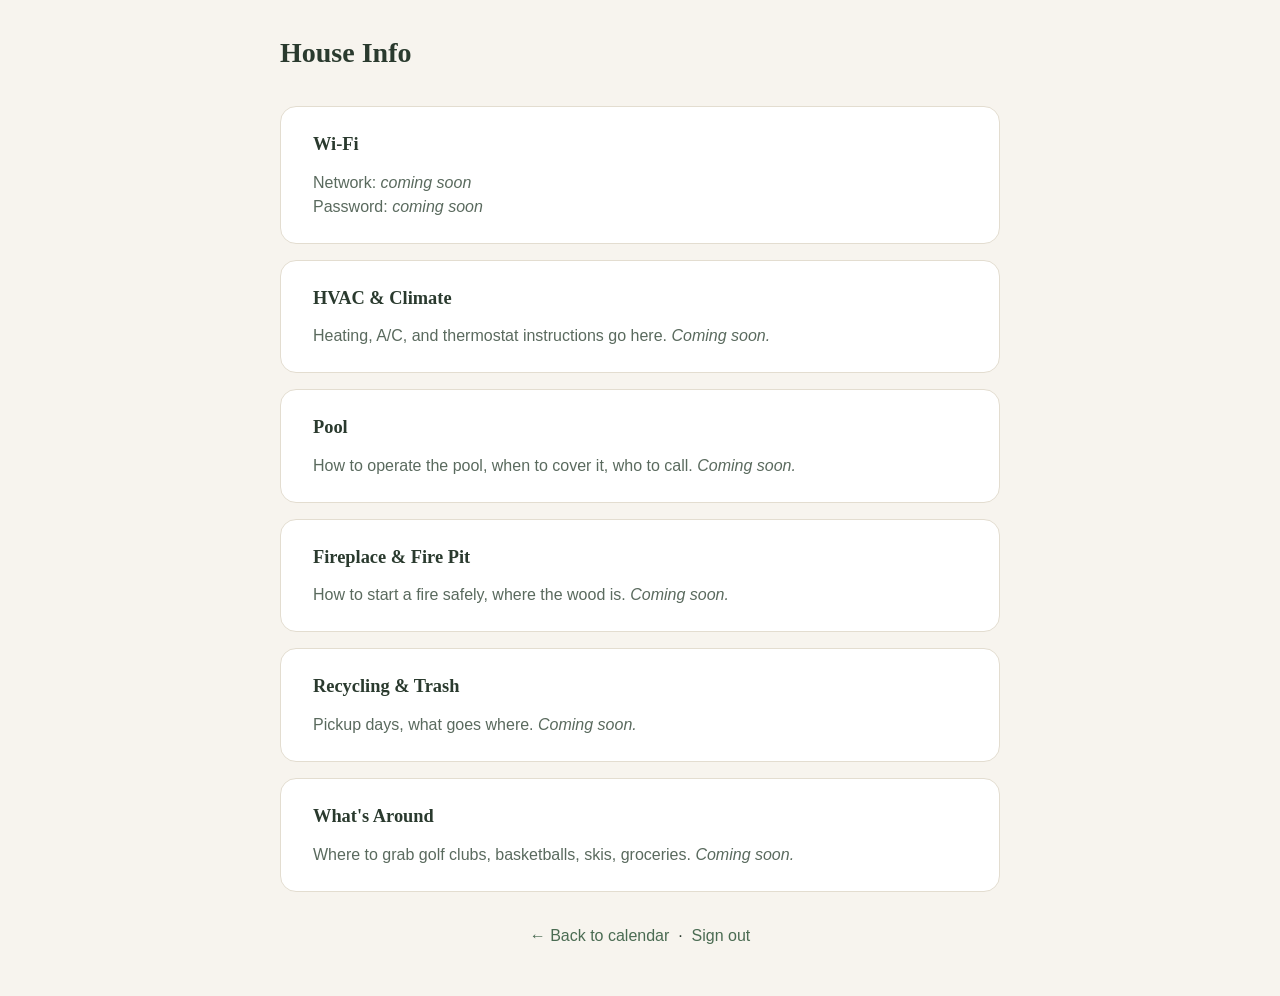
<file: house.html>
<!DOCTYPE html>
<html lang="en">
<head>
  <meta charset="UTF-8" />
  <meta name="viewport" content="width=device-width, initial-scale=1.0" />
  <title>House Info · Breeden Point</title>
  <link rel="stylesheet" href="style.css" />
</head>
<body class="calendar-body">
  <div class="calendar-container" style="max-width: 720px;">

    <header class="calendar-header">
      <h1>House Info</h1>
    </header>

    <section class="coming-soon">
      <h3>Wi-Fi</h3>
      <p style="color: var(--color-ink-soft); margin: 0;">
        Network: <em>coming soon</em><br />
        Password: <em>coming soon</em>
      </p>
    </section>

    <section class="coming-soon" style="margin-top: 1rem;">
      <h3>HVAC &amp; Climate</h3>
      <p style="color: var(--color-ink-soft); margin: 0;">
        Heating, A/C, and thermostat instructions go here. <em>Coming soon.</em>
      </p>
    </section>

    <section class="coming-soon" style="margin-top: 1rem;">
      <h3>Pool</h3>
      <p style="color: var(--color-ink-soft); margin: 0;">
        How to operate the pool, when to cover it, who to call. <em>Coming soon.</em>
      </p>
    </section>

    <section class="coming-soon" style="margin-top: 1rem;">
      <h3>Fireplace &amp; Fire Pit</h3>
      <p style="color: var(--color-ink-soft); margin: 0;">
        How to start a fire safely, where the wood is. <em>Coming soon.</em>
      </p>
    </section>

    <section class="coming-soon" style="margin-top: 1rem;">
      <h3>Recycling &amp; Trash</h3>
      <p style="color: var(--color-ink-soft); margin: 0;">
        Pickup days, what goes where. <em>Coming soon.</em>
      </p>
    </section>

    <section class="coming-soon" style="margin-top: 1rem;">
      <h3>What's Around</h3>
      <p style="color: var(--color-ink-soft); margin: 0;">
        Where to grab golf clubs, basketballs, skis, groceries. <em>Coming soon.</em>
      </p>
    </section>

    <p style="margin-top: 2rem; text-align: center;">
      <a href="calendar.html">← Back to calendar</a>
      &nbsp;·&nbsp;
      <a href="index.html">Sign out</a>
    </p>
  </div>
</body>
</html>
</file>
<file: style.css>
/* ============================================
   Breeden Point — base styles
   ============================================ */

:root {
  --color-bg: #f7f4ee;
  --color-surface: #ffffff;
  --color-ink: #2a3a2e;
  --color-ink-soft: #5a6a5e;
  --color-accent: #4a6b52;
  --color-accent-dark: #2f4836;
  --color-warning: #c47a3a;
  --color-danger: #b14a3a;
  --color-border: #e3ddd0;
  --color-shadow: rgba(42, 58, 46, 0.08);
  --radius: 10px;
  --radius-lg: 16px;
  --font-display: Georgia, "Times New Roman", serif;
  --font-body: -apple-system, BlinkMacSystemFont, "Segoe UI", Roboto, sans-serif;
}

* { box-sizing: border-box; }

body {
  margin: 0;
  font-family: var(--font-body);
  color: var(--color-ink);
  background: var(--color-bg);
  line-height: 1.5;
}

h1, h2, h3 {
  font-family: var(--font-display);
  color: var(--color-ink);
  margin: 0 0 0.5rem 0;
  font-weight: 600;
}

a { color: var(--color-accent); text-decoration: none; }
a:hover { text-decoration: underline; }
button { font-family: var(--font-body); cursor: pointer; }

/* ============================================
   Landing page
   ============================================ */

.landing-body {
  min-height: 100vh;
  display: flex;
  justify-content: center;
  padding: 2rem 1rem;
}

.landing-container {
  width: 100%;
  max-width: 720px;
  display: flex;
  flex-direction: column;
  gap: 2rem;
}

.landing-header { text-align: center; }

.site-title {
  font-size: 2.75rem;
  letter-spacing: -0.02em;
  margin-bottom: 0.25rem;
}

.site-tagline {
  color: var(--color-ink-soft);
  font-size: 1.05rem;
  margin: 0;
  font-style: italic;
}

/* Hero / photo */
.hero { width: 100%; }

.hero-image {
  width: 100%;
  max-height: 45vh;
  object-fit: cover;
  object-position: center;
  border-radius: var(--radius-lg);
  display: block;
  border: 1px solid var(--color-border);
  box-shadow: 0 4px 16px var(--color-shadow);
}

.hero-image-placeholder {
  width: 100%;
  aspect-ratio: 16 / 9;
  background: linear-gradient(135deg, #c8d4c0 0%, #8fa491 100%);
  border-radius: var(--radius-lg);
  display: flex;
  align-items: center;
  justify-content: center;
  color: rgba(255,255,255,0.85);
  font-style: italic;
  border: 1px solid var(--color-border);
}

/* Gate */
.gate {
  background: var(--color-surface);
  padding: 2rem;
  border-radius: var(--radius-lg);
  border: 1px solid var(--color-border);
  box-shadow: 0 2px 8px var(--color-shadow);
  text-align: center;
}

.gate h2 { font-size: 1.5rem; margin-bottom: 0.5rem; }
.gate-help { color: var(--color-ink-soft); font-size: 0.95rem; margin: 0 0 1.25rem 0; }

.gate-form { display: flex; gap: 0.5rem; justify-content: center; flex-wrap: wrap; }

.gate-form input {
  font-size: 1.5rem;
  padding: 0.75rem 1rem;
  width: 160px;
  text-align: center;
  letter-spacing: 0.5em;
  border: 2px solid var(--color-border);
  border-radius: var(--radius);
  background: var(--color-bg);
  color: var(--color-ink);
  font-family: var(--font-body);
}

.gate-form input:focus { outline: none; border-color: var(--color-accent); }

.gate-form button {
  background: var(--color-accent);
  color: white;
  border: none;
  padding: 0.75rem 1.75rem;
  font-size: 1rem;
  font-weight: 600;
  border-radius: var(--radius);
  transition: background 0.15s ease;
}

.gate-form button:hover { background: var(--color-accent-dark); }

.gate-error { margin-top: 1rem; color: var(--color-warning); font-size: 0.95rem; font-weight: 500; }

/* Coming soon */
.coming-soon {
  background: var(--color-surface);
  padding: 1.5rem 2rem;
  border-radius: var(--radius-lg);
  border: 1px solid var(--color-border);
}

.coming-soon h3 { font-size: 1.15rem; margin-bottom: 0.75rem; }
.feature-list { list-style: none; padding: 0; margin: 0; }
.feature-list li { padding: 0.5rem 0; border-bottom: 1px solid var(--color-border); color: var(--color-ink-soft); }
.feature-list li:last-child { border-bottom: none; }
.feature-list strong { color: var(--color-ink); }

.landing-footer { text-align: center; color: var(--color-ink-soft); margin-top: 1rem; }

/* ============================================
   Calendar page
   ============================================ */

.calendar-body { min-height: 100vh; padding: 2rem 1rem; }

.calendar-container { max-width: 1100px; margin: 0 auto; }

.calendar-header {
  display: flex;
  justify-content: space-between;
  align-items: center;
  margin-bottom: 2rem;
  flex-wrap: wrap;
  gap: 1rem;
}

.calendar-header h1 { font-size: 1.75rem; margin: 0; }

.month-nav { display: flex; align-items: center; gap: 1rem; }

.month-nav button {
  background: var(--color-surface);
  border: 1px solid var(--color-border);
  color: var(--color-ink);
  width: 36px;
  height: 36px;
  border-radius: 50%;
  font-size: 1.25rem;
  display: flex;
  align-items: center;
  justify-content: center;
}

.month-nav button:hover { background: var(--color-accent); color: white; border-color: var(--color-accent); }

#month-label {
  font-family: var(--font-display);
  font-size: 1.35rem;
  min-width: 200px;
  text-align: center;
  font-weight: 600;
}

/* Calendar grid */
.calendar-grid {
  display: grid;
  grid-template-columns: repeat(7, 1fr);
  gap: 4px;
  background: var(--color-border);
  border: 1px solid var(--color-border);
  border-radius: var(--radius);
  overflow: hidden;
}

.day-name {
  background: var(--color-ink);
  color: white;
  padding: 0.5rem;
  text-align: center;
  font-size: 0.85rem;
  font-weight: 600;
  text-transform: uppercase;
  letter-spacing: 0.05em;
}

.day-cell {
  background: var(--color-surface);
  min-height: 90px;
  padding: 0.5rem;
  cursor: pointer;
  display: flex;
  flex-direction: column;
  gap: 0.25rem;
  transition: background 0.1s ease;
  position: relative;
}

.day-cell:hover { background: #f0ebe0; }
.day-cell.empty { background: transparent; cursor: default; }
.day-cell.empty:hover { background: transparent; }

.day-number { font-size: 0.9rem; font-weight: 600; color: var(--color-ink); }
.day-cell.weekend .day-number { color: var(--color-accent); }
.day-cell.today { outline: 2px solid var(--color-accent); outline-offset: -2px; }

.claim-tag {
  font-size: 0.75rem;
  padding: 2px 6px;
  border-radius: 4px;
  background: var(--color-accent);
  color: white;
  white-space: nowrap;
  overflow: hidden;
  text-overflow: ellipsis;
}
.claim-tag.guest { background: var(--color-ink-soft); }
.claim-tag.conflict { background: var(--color-warning); }

/* Modals */
.modal-backdrop {
  position: fixed; inset: 0;
  background: rgba(42, 58, 46, 0.5);
  display: flex; align-items: center; justify-content: center;
  z-index: 100;
  padding: 1rem;
}
.modal-backdrop[hidden] { display: none; }

.modal {
  background: var(--color-surface);
  border-radius: var(--radius-lg);
  padding: 2rem;
  max-width: 520px;
  width: 100%;
  box-shadow: 0 8px 32px rgba(0,0,0,0.2);
  max-height: 90vh;
  overflow-y: auto;
}

.modal h3 { margin-top: 0; }

.modal label {
  display: block;
  margin: 1rem 0 0.25rem;
  font-size: 0.9rem;
  font-weight: 500;
}

.modal input, .modal textarea {
  width: 100%;
  padding: 0.5rem 0.75rem;
  border: 1px solid var(--color-border);
  border-radius: var(--radius);
  font-family: var(--font-body);
  font-size: 1rem;
  background: white;
}

.modal textarea { resize: vertical; min-height: 60px; }

.date-row {
  display: grid;
  grid-template-columns: 1fr 1fr;
  gap: 0.75rem;
}

/* Party picker */
#party-section { margin-top: 0.5rem; }

.party-grid {
  display: flex;
  flex-wrap: wrap;
  gap: 0.4rem;
  margin-top: 0.4rem;
}

.party-chip {
  background: var(--color-bg);
  border: 1px solid var(--color-border);
  border-radius: 999px;
  padding: 0.4rem 0.85rem;
  font-size: 0.9rem;
  color: var(--color-ink);
  cursor: pointer;
  transition: all 0.1s ease;
  user-select: none;
}

.party-chip:hover { border-color: var(--color-accent); }

.party-chip.selected {
  background: var(--color-accent);
  border-color: var(--color-accent);
  color: white;
  font-weight: 500;
}

.party-chip.pet::before { content: "🐾 "; }

.party-helper {
  font-size: 0.8rem;
  color: var(--color-ink-soft);
  margin: 0.5rem 0 0 0;
  font-style: italic;
}

.modal-actions {
  display: flex;
  gap: 0.5rem;
  justify-content: flex-end;
  margin-top: 1.5rem;
  flex-wrap: wrap;
}

.modal-actions button {
  padding: 0.6rem 1.25rem;
  border-radius: var(--radius);
  border: none;
  font-weight: 600;
}

.btn-primary { background: var(--color-accent); color: white; }
.btn-primary:hover { background: var(--color-accent-dark); }
.btn-primary:disabled { background: var(--color-ink-soft); cursor: not-allowed; }

.btn-secondary {
  background: transparent;
  color: var(--color-ink);
  border: 1px solid var(--color-border) !important;
}
.btn-secondary:hover { background: var(--color-bg); }

.btn-danger {
  background: var(--color-danger);
  color: white;
}
.btn-danger:hover { background: #8e3a2d; }

.existing-claims {
  margin-top: 0.5rem;
  padding: 0.75rem;
  background: var(--color-bg);
  border-radius: var(--radius);
}

.existing-claims-item {
  padding: 0.5rem 0;
  border-bottom: 1px solid var(--color-border);
  cursor: pointer;
  display: flex;
  justify-content: space-between;
  align-items: center;
}
.existing-claims-item:last-child { border-bottom: none; }
.existing-claims-item:hover strong { color: var(--color-accent); }
.existing-claims-item .view-link {
  font-size: 0.8rem;
  color: var(--color-accent);
}

.conflict-warning {
  background: #fef3e0;
  border: 1px solid var(--color-warning);
  color: var(--color-warning);
  padding: 0.75rem 1rem;
  border-radius: var(--radius);
  margin-top: 1rem;
  font-size: 0.9rem;
}

.conflict-warning.hard-block {
  background: #fde8e3;
  border-color: var(--color-danger);
  color: var(--color-danger);
}

/* Detail modal body */
.detail-row {
  padding: 0.5rem 0;
  border-bottom: 1px solid var(--color-border);
}
.detail-row:last-child { border-bottom: none; }
.detail-row strong {
  display: block;
  font-size: 0.8rem;
  text-transform: uppercase;
  letter-spacing: 0.05em;
  color: var(--color-ink-soft);
  margin-bottom: 0.25rem;
}
/* Custom party input */
.custom-party-row {
  display: flex;
  gap: 0.5rem;
  margin-top: 0.75rem;
}

.custom-party-row input {
  flex: 1;
}

.custom-party-row button {
  padding: 0.5rem 1rem !important;
  border-radius: var(--radius);
  font-weight: 500;
  font-size: 0.9rem;
  cursor: pointer;
}

.party-chip.custom {
  background: var(--color-ink-soft);
  border-color: var(--color-ink-soft);
  color: white;
  display: inline-flex;
  align-items: center;
  gap: 0.4rem;
}

.chip-remove {
  background: rgba(255,255,255,0.25);
  border-radius: 50%;
  width: 18px;
  height: 18px;
  display: inline-flex;
  align-items: center;
  justify-content: center;
  font-size: 0.85rem;
  line-height: 1;
  cursor: pointer;
}

.chip-remove:hover {
  background: rgba(255,255,255,0.45);
}
/* Responsive */
@media (max-width: 600px) {
  .day-cell { min-height: 60px; padding: 0.25rem; }
  .day-number { font-size: 0.8rem; }
  .claim-tag { font-size: 0.65rem; padding: 1px 4px; }
  .site-title { font-size: 2rem; }
  .modal { padding: 1.5rem; }
  .date-row { grid-template-columns: 1fr; }
}
</file>
